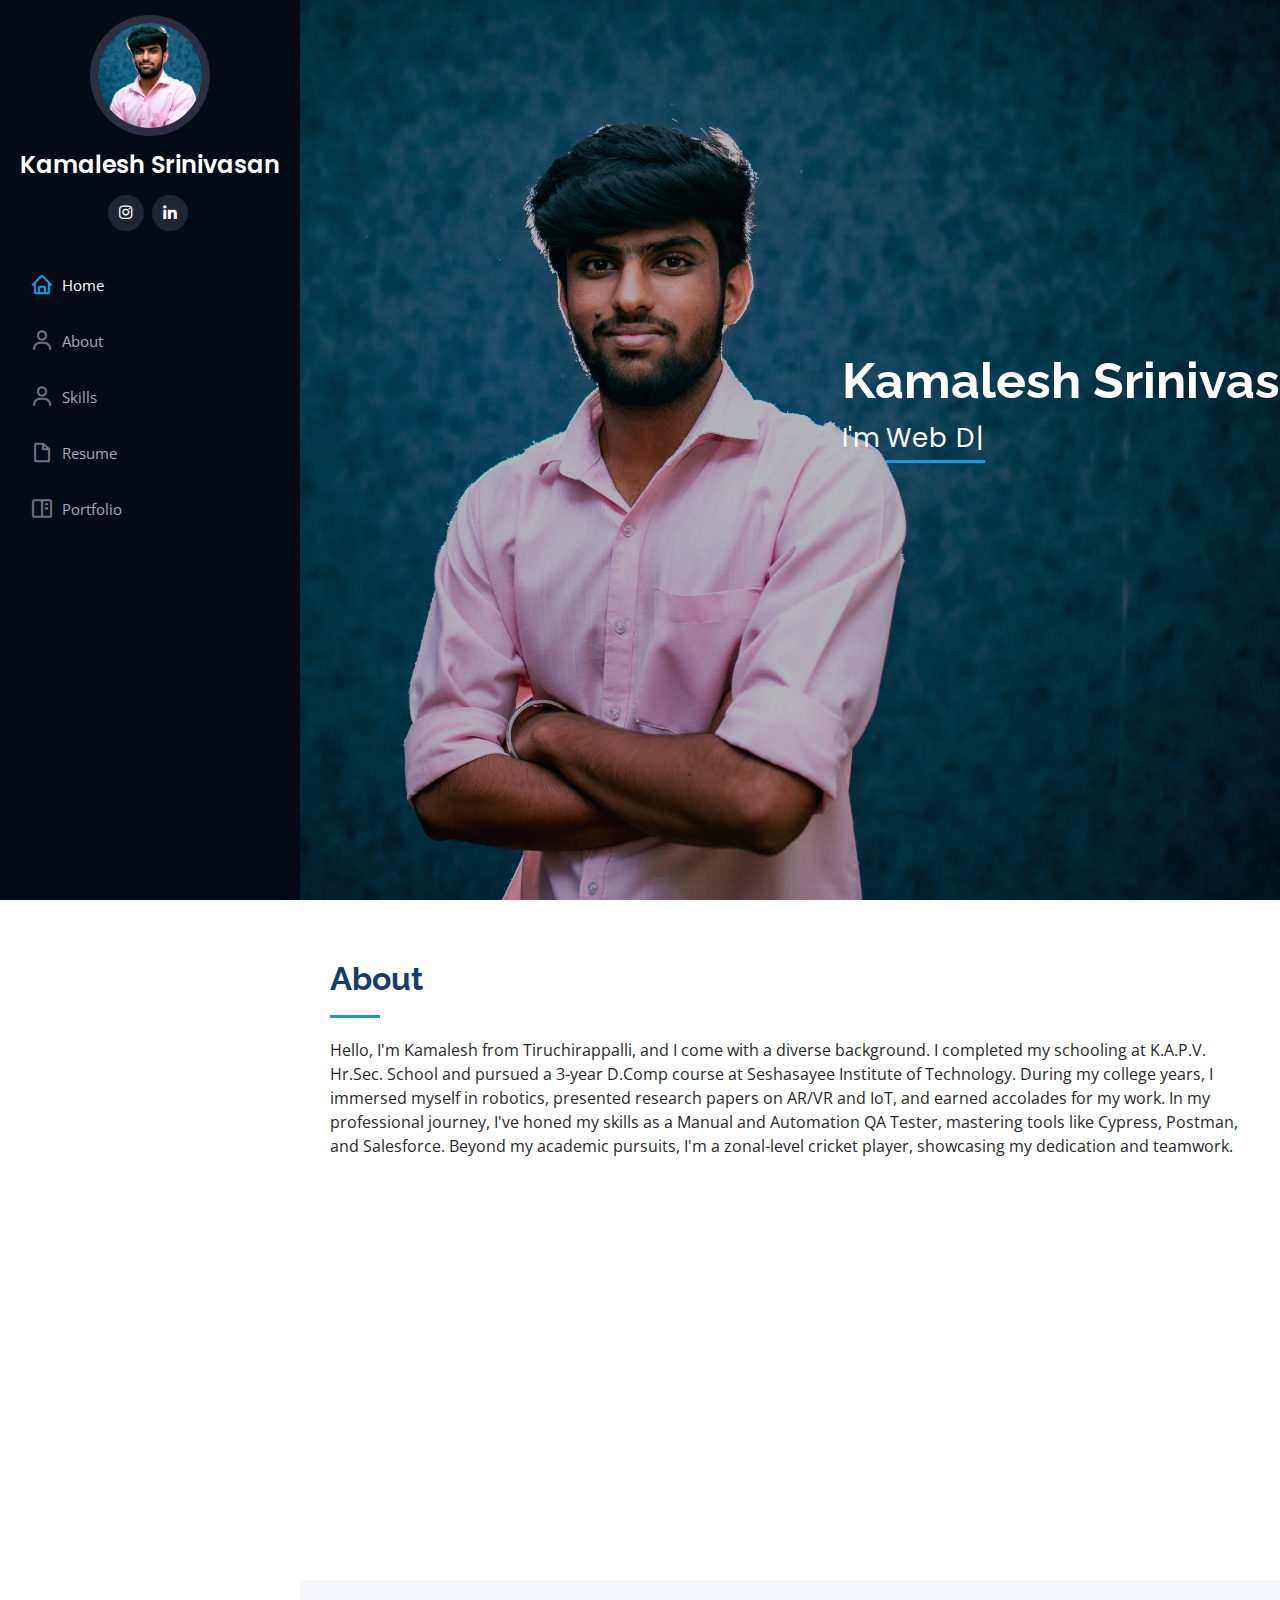
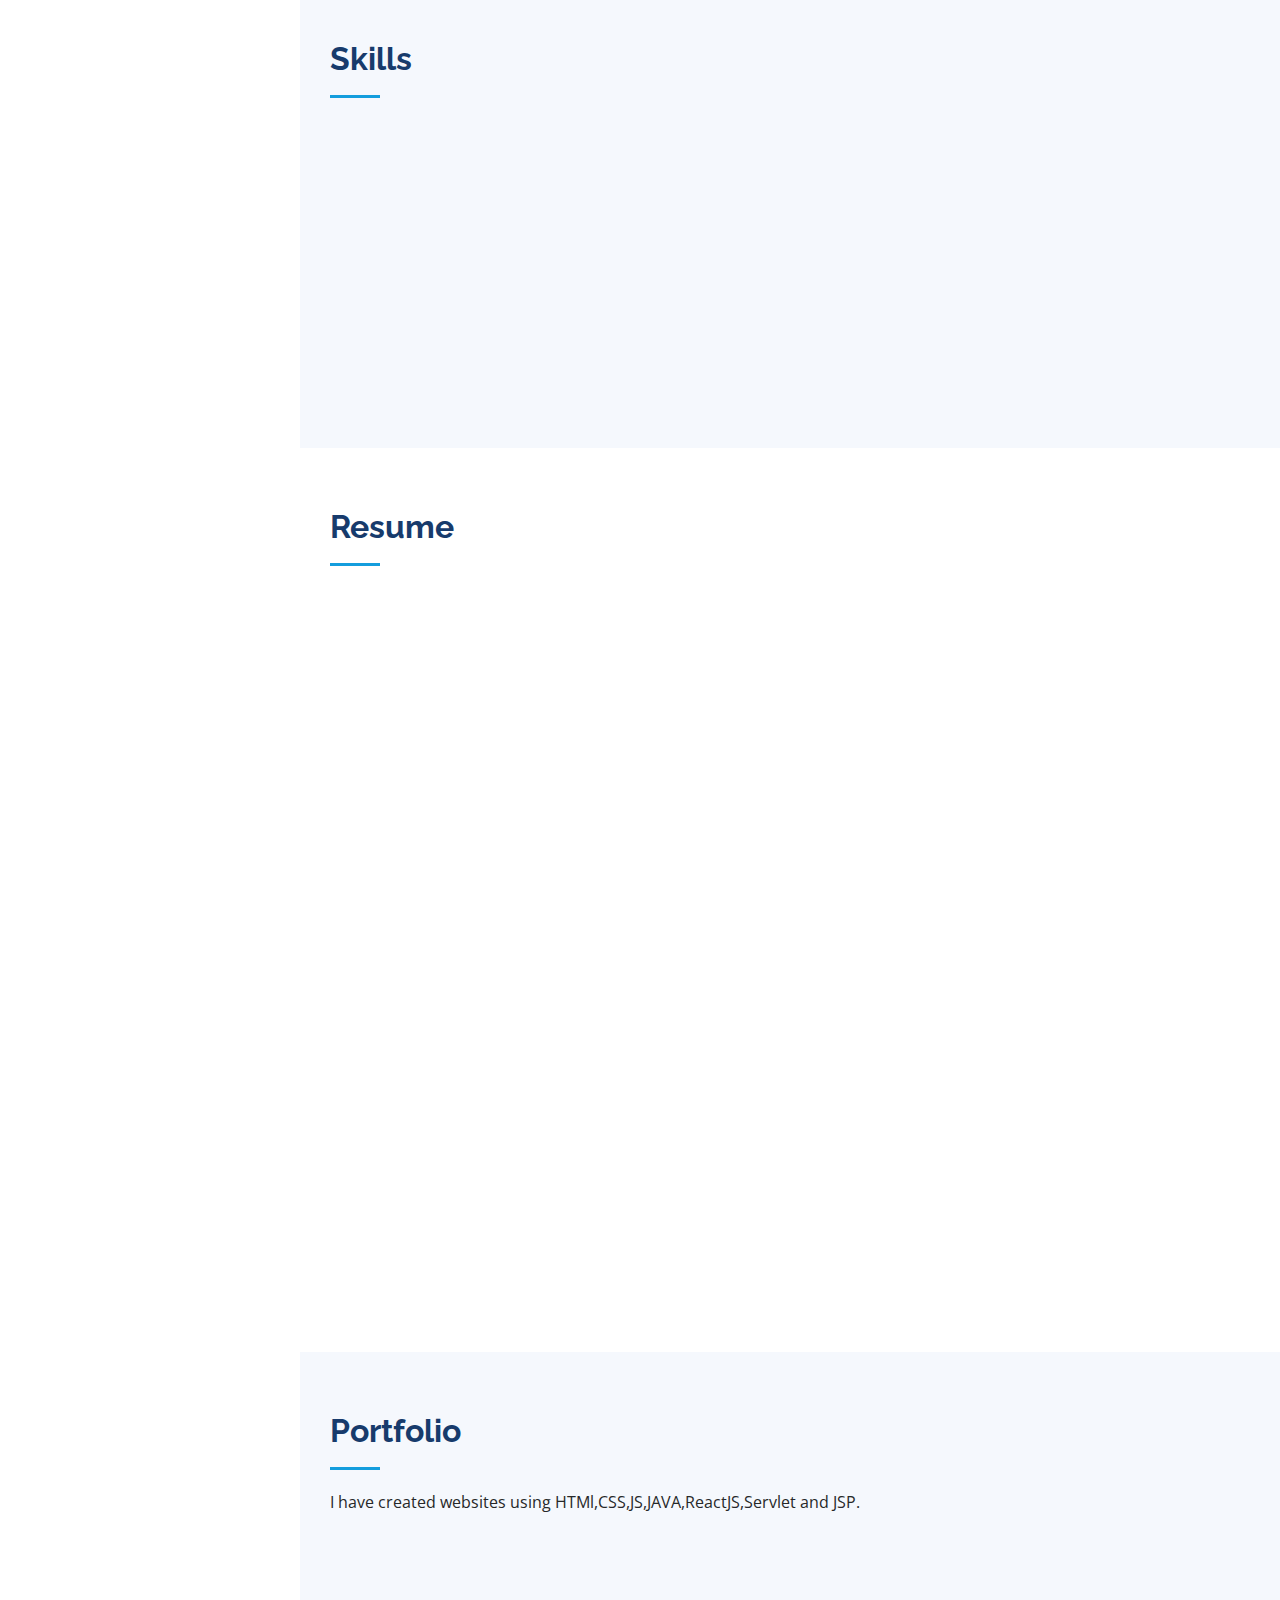
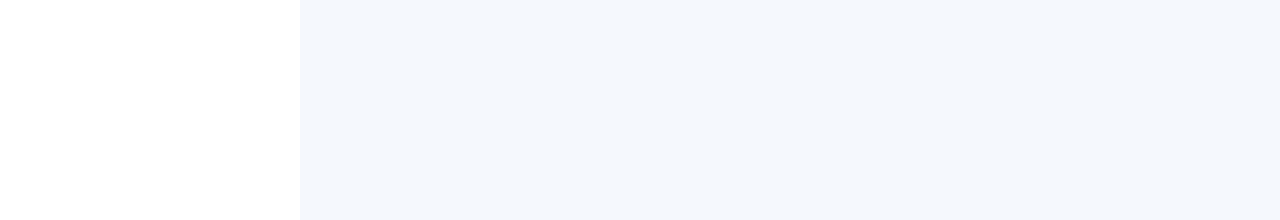
<file: index.html>
<!DOCTYPE html>
<html lang="en">

<head>
  <meta charset="utf-8">
  <meta content="width=device-width, initial-scale=1.0" name="viewport">

  <title>Portfolio</title>
  <meta content="" name="description">
  <meta content="" name="keywords">

  <!-- Favicons -->
  <link href="assets/img/profile-img.jpg" rel="icon">
  <link href="assets/img/apple-touch-icon.png" rel="apple-touch-icon">

  <!-- Google Fonts -->
  <link
    href="https://fonts.googleapis.com/css?family=Open+Sans:300,300i,400,400i,600,600i,700,700i|Raleway:300,300i,400,400i,500,500i,600,600i,700,700i|Poppins:300,300i,400,400i,500,500i,600,600i,700,700i"
    rel="stylesheet">

  <!-- Vendor CSS Files -->
  <link href="assets/vendor/aos/aos.css" rel="stylesheet">
  <link href="assets/vendor/bootstrap/css/bootstrap.min.css" rel="stylesheet">
  <link href="assets/vendor/bootstrap-icons/bootstrap-icons.css" rel="stylesheet">
  <link href="assets/vendor/boxicons/css/boxicons.min.css" rel="stylesheet">
  <link href="assets/vendor/glightbox/css/glightbox.min.css" rel="stylesheet">
  <link href="assets/vendor/swiper/swiper-bundle.min.css" rel="stylesheet">

  <!-- Template Main CSS File -->
  <link href="assets/css/style.css" rel="stylesheet">

  <!-- =======================================================
  * Template Name: iPortfolio
  * Updated: Jul 27 2023 with Bootstrap v5.3.1
  * Template URL: https://bootstrapmade.com/iportfolio-bootstrap-portfolio-websites-template/
  * Author: BootstrapMade.com
  * License: https://bootstrapmade.com/license/
  ======================================================== -->
</head>

<body>

  <!-- ======= Mobile nav toggle button ======= -->
  <i class="bi bi-list mobile-nav-toggle d-xl-none"></i>

  <!-- ======= Header ======= -->
  <header id="header">
    <div class="d-flex flex-column">

      <div class="profile">
        <img src="assets/img/profile-img.jpg" alt="" class="img-fluid rounded-circle">
        <h1 class="text-light"><a href="index.html">Kamalesh Srinivasan</a></h1>
        <div class="social-links mt-3 text-center">
          <a href="https://www.instagram.com/king_of_joker_08/" class="instagram"><i class="bx bxl-instagram"></i></a>
          <a href="https://www.linkedin.com/in/kamalesh-srinivasan-a04046210/" class="linkedin"><i
              class="bx bxl-linkedin"></i></a>

        </div>
      </div>

      <nav id="navbar" class="nav-menu navbar">
        <ul>
          <li><a href="#hero" class="nav-link scrollto active"><i class="bx bx-home"></i> <span>Home</span></a></li>
          <li><a href="#about" class="nav-link scrollto"><i class="bx bx-user"></i> <span>About</span></a></li>
          <li><a href="#skills" class="nav-link scrollto"><i class="bx bx-user"></i> <span>Skills</span></a></li>
          <li><a href="#resume" class="nav-link scrollto"><i class="bx bx-file-blank"></i> <span>Resume</span></a></li>
          <li><a href="#portfolio" class="nav-link scrollto"><i class="bx bx-book-content"></i>
              <span>Portfolio</span></a></li>

        </ul>
      </nav><!-- .nav-menu -->
    </div>
  </header><!-- End Header -->

  <!-- ======= Hero Section ======= -->
  <section id="hero" class="d-flex flex-column justify-content-center align-items-center">
    <div class="hero-container" data-aos="fade-in">
      <h1>Kamalesh Srinivasan</h1>
      <p>I'm <span class="typed" data-typed-items="Web Developer,QA , Automation Tester"></span></p>
    </div>
  </section><!-- End Hero -->

  <main id="main">

    <!-- ======= About Section ======= -->
    <section id="about" class="about">
      <div class="container">

        <div class="section-title">
          <h2>About</h2>
          <p> Hello, I'm Kamalesh from Tiruchirappalli, and I come with a diverse background. I completed my schooling
            at K.A.P.V. Hr.Sec. School and pursued a 3-year D.Comp course at Seshasayee Institute of Technology. During
            my college years, I immersed myself in robotics, presented research papers on AR/VR and IoT, and earned
            accolades for my work. In my professional journey, I've honed my skills as a Manual and Automation QA
            Tester, mastering tools like Cypress, Postman, and Salesforce. Beyond my academic pursuits, I'm a
            zonal-level cricket player, showcasing my dedication and teamwork.
          </p>
        </div>

        <div class="row">
          <div class="col-lg-4" data-aos="fade-right">
            <img src="assets/img/profile-img.jpg" class="img-fluid" alt="">
          </div>
          <div class="col-lg-8 pt-4 pt-lg-0 content" data-aos="fade-left">
            <h3>Full Stack Web Developer &amp; QA Tester.</h3>
            <p class="fst-italic">
              Embrace diversity and continuous dedication to discover the greatness in our journey.
            </p>
            <div class="row">
              <div class="col-lg-6">
                <ul>
                  <li><i class="bi bi-chevron-right"></i> <strong>Birthday:</strong> <span>20 Aug 2003</span></li>
                  <li><i class="bi bi-chevron-right"></i> <strong>Phone:</strong> <span>+91 9361151587</span></li>
                  <li><i class="bi bi-chevron-right"></i> <strong>City:</strong> <span>Trichy, TamilNadu</span></li>
                </ul>
              </div>
              <div class="col-lg-6">
                <ul>
                  <li><i class="bi bi-chevron-right"></i> <strong>Age:</strong> <span>20</span></li>
                  <li><i class="bi bi-chevron-right"></i> <strong>Education:</strong> <span>Diploma in Computer</span>
                  </li>
                  <li><i class="bi bi-chevron-right"></i> <strong>Email:</strong>
                    <span>kamaleshsrinivasan7@gmail.com</span>
                  </li>
                </ul>
              </div>
            </div>
            <p>
              I'm a student at FSSA, where
              I'm expanding my knowledge in HTML, CSS, JavaScript, Java, ReactJS and MySQL. I'm actively involved in
              developing a marketplace application in Freshchat, as I set my sights on establishing my own startup in
              the
              IT industry. Thank you for taking the time to explore my journey and aspirations
            </p>
          </div>
        </div>

      </div>
    </section><!-- End About Section -->
    <!-- ======= Skills Section ======= -->
    <section id="skills" class="skills section-bg">
      <div class="container">

        <div class="section-title">
          <h2>Skills</h2>
        </div>

        <div class="row skills-content">

          <div class="col-lg-6" data-aos="fade-up">

            <div class="progress">
              <span class="skill">HTML <i class="val">90%</i></span>
              <div class="progress-bar-wrap">
                <div class="progress-bar" role="progressbar" aria-valuenow="90" aria-valuemin="0" aria-valuemax="100">
                </div>
              </div>
            </div>

            <div class="progress">
              <span class="skill">CSS <i class="val">80%</i></span>
              <div class="progress-bar-wrap">
                <div class="progress-bar" role="progressbar" aria-valuenow="80" aria-valuemin="0" aria-valuemax="100">
                </div>
              </div>
            </div>

            <div class="progress">
              <span class="skill">JavaScript <i class="val">90%</i></span>
              <div class="progress-bar-wrap">
                <div class="progress-bar" role="progressbar" aria-valuenow="90" aria-valuemin="0" aria-valuemax="100">
                </div>
              </div>
            </div>
            <div class="progress">
              <span class="skill">Cypress<i class="val">80%</i></span>
              <div class="progress-bar-wrap">
                <div class="progress-bar" role="progressbar" aria-valuenow="80" aria-valuemin="0" aria-valuemax="100">
                </div>
              </div>
            </div>

          </div>

          <div class="col-lg-6" data-aos="fade-up" data-aos-delay="100">

            <div class="progress">
              <span class="skill">JAVA <i class="val">70%</i></span>
              <div class="progress-bar-wrap">
                <div class="progress-bar" role="progressbar" aria-valuenow="70" aria-valuemin="0" aria-valuemax="100">
                </div>
              </div>
            </div>

            <div class="progress">
              <span class="skill">MySQL <i class="val">70%</i></span>
              <div class="progress-bar-wrap">
                <div class="progress-bar" role="progressbar" aria-valuenow="70" aria-valuemin="0" aria-valuemax="100">
                </div>
              </div>
            </div>

            <div class="progress">
              <span class="skill">ReactJS<i class="val">80%</i></span>
              <div class="progress-bar-wrap">
                <div class="progress-bar" role="progressbar" aria-valuenow="80" aria-valuemin="0" aria-valuemax="100">
                </div>
              </div>
            </div>
            <div class="progress">
              <span class="skill">JSP & Servlet<i class="val">70%</i></span>
              <div class="progress-bar-wrap">
                <div class="progress-bar" role="progressbar" aria-valuenow="70" aria-valuemin="0" aria-valuemax="100">
                </div>
              </div>
            </div>



          </div>

        </div>

      </div>
    </section><!-- End Skills Section -->

    <!-- ======= Resume Section ======= -->
    <section id="resume" class="resume">
      <div class="container">

        <div class="section-title">
          <h2>Resume</h2>
        </div>

        <div class="row">
          <div class="col-lg-6" data-aos="fade-up">
            <h3 class="resume-title">Summary</h3>
            <div class="resume-item pb-0">
              <p><em>I'm a student at FSSA, where I'm expanding my knowledge in HTML, CSS, JavaScript, Java, ReactJS and
                  MySQL.
                  I'm actively involved in developing a marketplace application in Freshchat.</em></p>
              <ul>
                <li>Taramani, Chennai</li>
                <li>kamalesh.srinivasan@fssa.freshworks.com</li>
              </ul>
            </div>

            <h3 class="resume-title">Education</h3>
            <div class="resume-item">
              <h4>SSLC</h4>
              <h5>2017 - 2018</h5>
              <p><em>K.A.P.V. Hr.Sec. School, Trichy - 620018</em></p>
            </div>
            <div class="resume-item">
              <h4>Diploma in Computer Science</h4>
              <h5>2018 - 2021</h5>
              <p><em>Seshasayee Institute of Technology, Trichy- 620010</em></p>
            </div>
          </div>
          <div class="col-lg-6" data-aos="fade-up" data-aos-delay="100">
            <h3 class="resume-title">Professional Experience</h3>
            <div class="resume-item">
              <h4>Freshworks STS Software Academy Student</h4>
              <h5>2022 - Present</h5>
              <p><em>Global Infocity, 40, MGR Main Rd, Perungudi, Chennai, Tamil Nadu 600096</em></p>
              <ul>
                <li>Now I am software trainee. </li>
                <li>Here I am learnig to develop fullstack application</li>
                <li>I have created a feedback trackikng app in Freshchat</li>
                <li>I have certificates from hacker rank related to HTML,CSS,JS and React</li>
              </ul>
            </div>
            <div class="resume-item">
              <h4>QA Automation Tester</h4>
              <h5>2021 - 2022</h5>
              <p><em>No. 79, 2nd Floor, Ramakrishna Nagar Main Road,
                  Kallukuzhi, Trichy - 620 020</em></p>
              <ul>
                <li>I have worked as a fulltime QA Automation Tester for a year.</li>
                <li>Managed up to 3 projects or tasks at a given time while under pressure</li>
              </ul>
            </div>
          </div>
        </div>

      </div>
    </section><!-- End Resume Section -->

    <!-- ======= Portfolio Section ======= -->
    <section id="portfolio" class="portfolio section-bg">
      <div class="container">

        <div class="section-title">
          <h2>Portfolio</h2>
          <p>I have created websites using HTMl,CSS,JS,JAVA,ReactJS,Servlet and JSP.</p>
        </div>

        <div class="row portfolio-container" data-aos="fade-up" data-aos-delay="100">

          <div class="col-lg-4 col-md-6 portfolio-item filter-app">
            <div class="portfolio-wrap">
              <img src="assets/img/needstobedone_home.png" class="img-fluid" alt="">
              <div class="portfolio-links">
                <a href="assets/img/needstobedone_home.png" data-gallery="portfolioGallery" class="portfolio-lightbox"
                  title="App 1"><i class="bx bx-plus"></i></a>
                <a href="https://deploy-preview-2--needstobedone.netlify.app/" title="More Details"><i
                    class="bx bx-link"></i></a>
              </div>
            </div>
          </div>

          <div class="col-lg-4 col-md-6 portfolio-item filter-web">
            <div class="portfolio-wrap">
              <img src="assets/img/canny.png" class="img-fluid" alt="">
              <div class="portfolio-links">
                <a href="assets/img/canny.png" data-gallery="portfolioGallery" class="portfolio-lightbox"
                  title="Web 3"><i class="bx bx-plus"></i></a>
                <a href="" title="More Details"><i class="bx bx-link"></i></a>
              </div>
            </div>
          </div>



        </div>
    </section><!-- End Portfolio Section -->






  </main><!-- End #main -->


  <a href="#" class="back-to-top d-flex align-items-center justify-content-center"><i
      class="bi bi-arrow-up-short"></i></a>

  <!-- Vendor JS Files -->
  <script src="assets/vendor/purecounter/purecounter_vanilla.js"></script>
  <script src="assets/vendor/aos/aos.js"></script>
  <script src="assets/vendor/bootstrap/js/bootstrap.bundle.min.js"></script>
  <script src="assets/vendor/glightbox/js/glightbox.min.js"></script>
  <script src="assets/vendor/isotope-layout/isotope.pkgd.min.js"></script>
  <script src="assets/vendor/swiper/swiper-bundle.min.js"></script>
  <script src="assets/vendor/typed.js/typed.umd.js"></script>
  <script src="assets/vendor/waypoints/noframework.waypoints.js"></script>
  <script src="assets/vendor/php-email-form/validate.js"></script>

  <!-- Template Main JS File -->
  <script src="assets/js/main.js"></script>

</body>

</html>
</file>
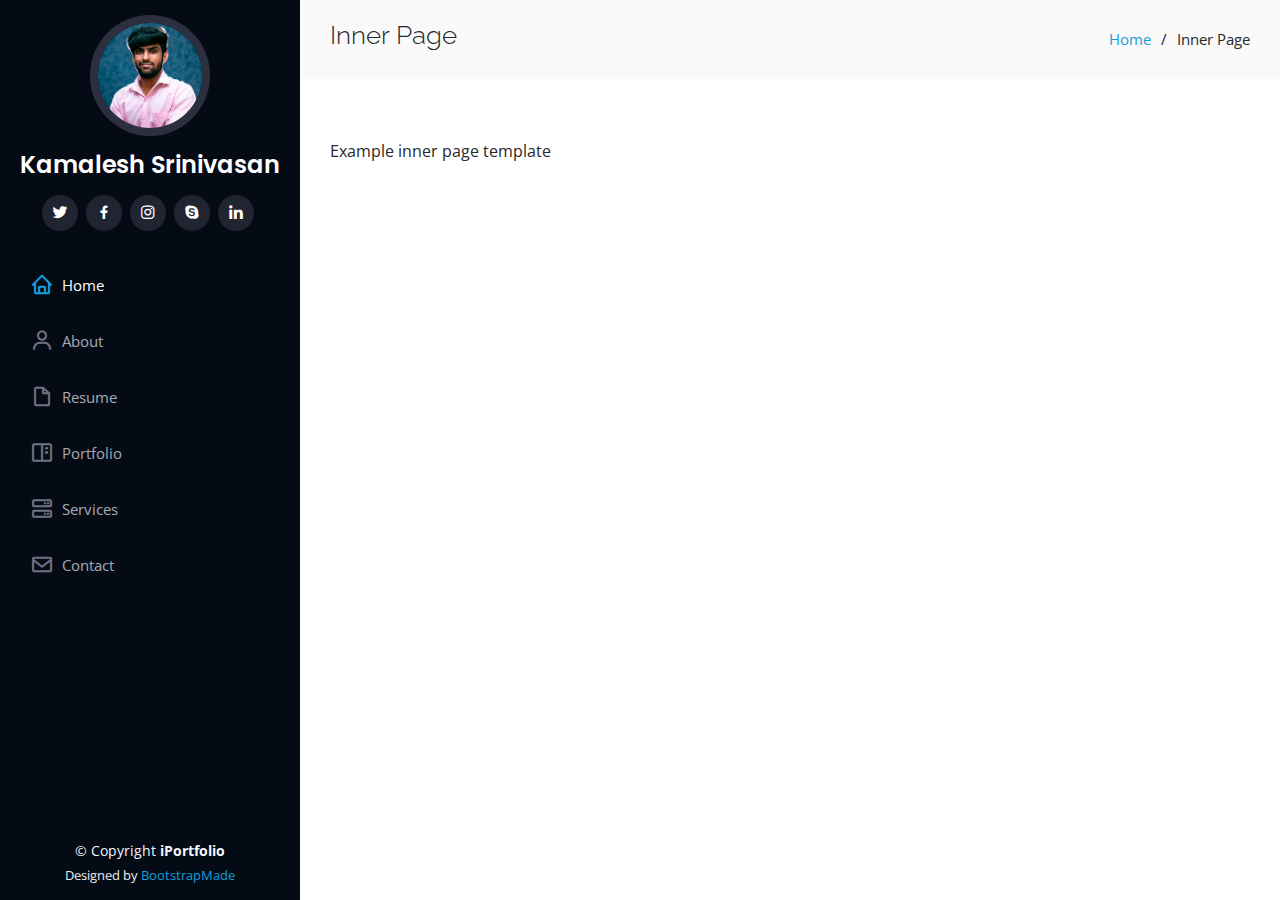
<file: inner-page.html>
<!DOCTYPE html>
<html lang="en">

<head>
  <meta charset="utf-8">
  <meta content="width=device-width, initial-scale=1.0" name="viewport">

  <title>Inner Page - iPortfolio Bootstrap Template</title>
  <meta content="" name="description">
  <meta content="" name="keywords">

  <!-- Favicons -->
  <link href="assets/img/favicon.png" rel="icon">
  <link href="assets/img/apple-touch-icon.png" rel="apple-touch-icon">

  <!-- Google Fonts -->
  <link
    href="https://fonts.googleapis.com/css?family=Open+Sans:300,300i,400,400i,600,600i,700,700i|Raleway:300,300i,400,400i,500,500i,600,600i,700,700i|Poppins:300,300i,400,400i,500,500i,600,600i,700,700i"
    rel="stylesheet">

  <!-- Vendor CSS Files -->
  <link href="assets/vendor/aos/aos.css" rel="stylesheet">
  <link href="assets/vendor/bootstrap/css/bootstrap.min.css" rel="stylesheet">
  <link href="assets/vendor/bootstrap-icons/bootstrap-icons.css" rel="stylesheet">
  <link href="assets/vendor/boxicons/css/boxicons.min.css" rel="stylesheet">
  <link href="assets/vendor/glightbox/css/glightbox.min.css" rel="stylesheet">
  <link href="assets/vendor/swiper/swiper-bundle.min.css" rel="stylesheet">

  <!-- Template Main CSS File -->
  <link href="assets/css/style.css" rel="stylesheet">

  <!-- =======================================================
  * Template Name: iPortfolio
  * Updated: Jul 27 2023 with Bootstrap v5.3.1
  * Template URL: https://bootstrapmade.com/iportfolio-bootstrap-portfolio-websites-template/
  * Author: BootstrapMade.com
  * License: https://bootstrapmade.com/license/
  ======================================================== -->
</head>

<body>

  <!-- ======= Mobile nav toggle button ======= -->
  <i class="bi bi-list mobile-nav-toggle d-xl-none"></i>

  <!-- ======= Header ======= -->
  <header id="header">
    <div class="d-flex flex-column">

      <div class="profile">
        <img src="assets/img/profile-img.jpg" alt="" class="img-fluid rounded-circle">
        <h1 class="text-light"><a href="index.html">Kamalesh Srinivasan</a></h1>
        <div class="social-links mt-3 text-center">
          <a href="#" class="twitter"><i class="bx bxl-twitter"></i></a>
          <a href="#" class="facebook"><i class="bx bxl-facebook"></i></a>
          <a href="#" class="instagram"><i class="bx bxl-instagram"></i></a>
          <a href="#" class="google-plus"><i class="bx bxl-skype"></i></a>
          <a href="#" class="linkedin"><i class="bx bxl-linkedin"></i></a>
        </div>
      </div>

      <nav id="navbar" class="nav-menu navbar">
        <ul>
          <li><a href="#hero" class="nav-link scrollto active"><i class="bx bx-home"></i> <span>Home</span></a></li>
          <li><a href="#about" class="nav-link scrollto"><i class="bx bx-user"></i> <span>About</span></a></li>
          <li><a href="#resume" class="nav-link scrollto"><i class="bx bx-file-blank"></i> <span>Resume</span></a></li>
          <li><a href="#portfolio" class="nav-link scrollto"><i class="bx bx-book-content"></i>
              <span>Portfolio</span></a></li>
          <li><a href="#services" class="nav-link scrollto"><i class="bx bx-server"></i> <span>Services</span></a></li>
          <li><a href="#contact" class="nav-link scrollto"><i class="bx bx-envelope"></i> <span>Contact</span></a></li>
        </ul>
      </nav><!-- .nav-menu -->
    </div>
  </header><!-- End Header -->

  <main id="main">

    <!-- ======= Breadcrumbs ======= -->
    <section class="breadcrumbs">
      <div class="container">

        <div class="d-flex justify-content-between align-items-center">
          <h2>Inner Page</h2>
          <ol>
            <li><a href="index.html">Home</a></li>
            <li>Inner Page</li>
          </ol>
        </div>

      </div>
    </section><!-- End Breadcrumbs -->

    <section class="inner-page">
      <div class="container">
        <p>
          Example inner page template
        </p>
      </div>
    </section>

  </main><!-- End #main -->

  <!-- ======= Footer ======= -->
  <footer id="footer">
    <div class="container">
      <div class="copyright">
        &copy; Copyright <strong><span>iPortfolio</span></strong>
      </div>
      <div class="credits">
        <!-- All the links in the footer should remain intact. -->
        <!-- You can delete the links only if you purchased the pro version. -->
        <!-- Licensing information: https://bootstrapmade.com/license/ -->
        <!-- Purchase the pro version with working PHP/AJAX contact form: https://bootstrapmade.com/iportfolio-bootstrap-portfolio-websites-template/ -->
        Designed by <a href="https://bootstrapmade.com/">BootstrapMade</a>
      </div>
    </div>
  </footer><!-- End  Footer -->

  <a href="#" class="back-to-top d-flex align-items-center justify-content-center"><i
      class="bi bi-arrow-up-short"></i></a>

  <!-- Vendor JS Files -->
  <script src="assets/vendor/purecounter/purecounter_vanilla.js"></script>
  <script src="assets/vendor/aos/aos.js"></script>
  <script src="assets/vendor/bootstrap/js/bootstrap.bundle.min.js"></script>
  <script src="assets/vendor/glightbox/js/glightbox.min.js"></script>
  <script src="assets/vendor/isotope-layout/isotope.pkgd.min.js"></script>
  <script src="assets/vendor/swiper/swiper-bundle.min.js"></script>
  <script src="assets/vendor/typed.js/typed.umd.js"></script>
  <script src="assets/vendor/waypoints/noframework.waypoints.js"></script>
  <script src="assets/vendor/php-email-form/validate.js"></script>

  <!-- Template Main JS File -->
  <script src="assets/js/main.js"></script>

</body>

</html>
</file>
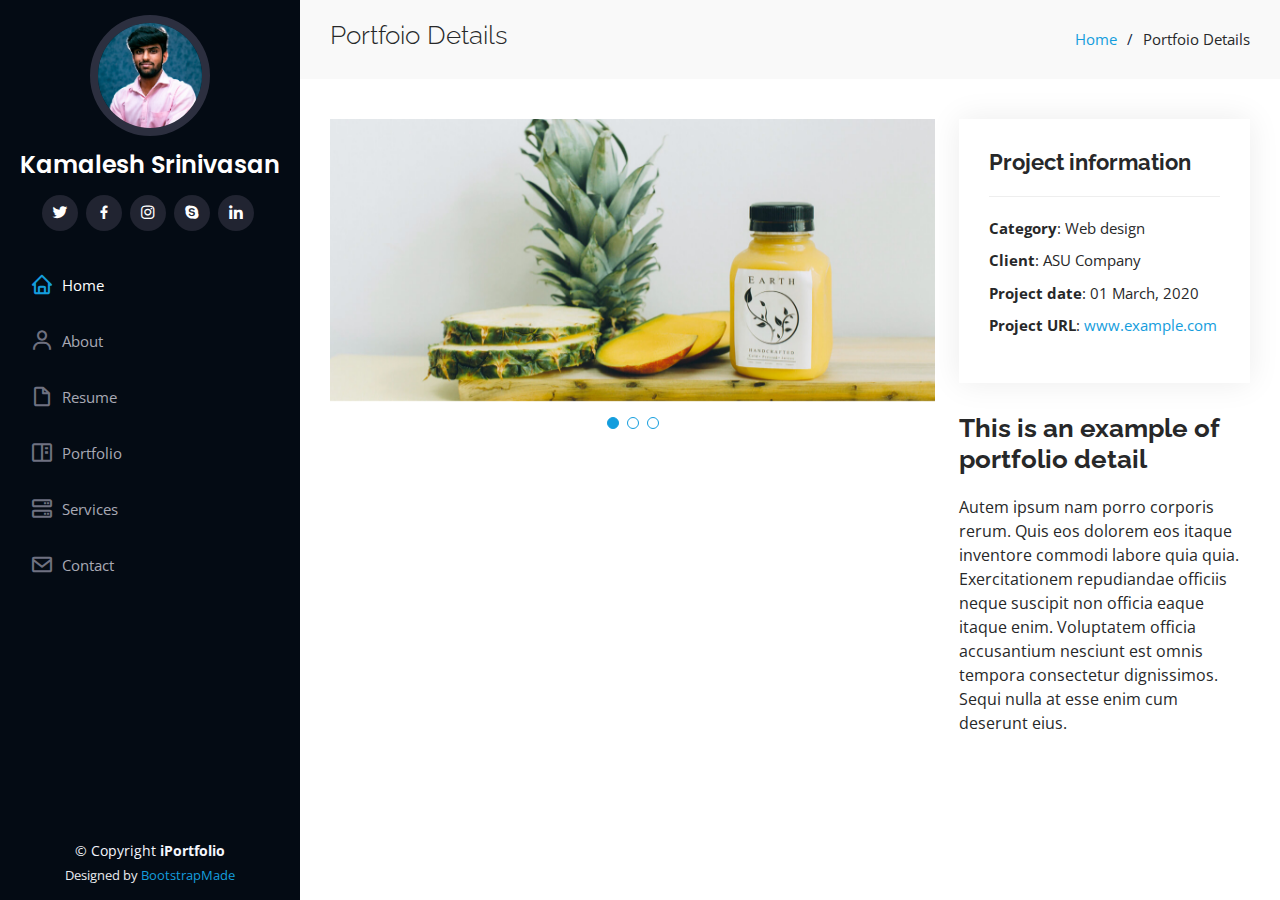
<file: portfolio-details.html>
<!DOCTYPE html>
<html lang="en">

<head>
  <meta charset="utf-8">
  <meta content="width=device-width, initial-scale=1.0" name="viewport">

  <title>Portfolio Details - iPortfolio Bootstrap Template</title>
  <meta content="" name="description">
  <meta content="" name="keywords">

  <!-- Favicons -->
  <link href="assets/img/favicon.png" rel="icon">
  <link href="assets/img/apple-touch-icon.png" rel="apple-touch-icon">

  <!-- Google Fonts -->
  <link
    href="https://fonts.googleapis.com/css?family=Open+Sans:300,300i,400,400i,600,600i,700,700i|Raleway:300,300i,400,400i,500,500i,600,600i,700,700i|Poppins:300,300i,400,400i,500,500i,600,600i,700,700i"
    rel="stylesheet">

  <!-- Vendor CSS Files -->
  <link href="assets/vendor/aos/aos.css" rel="stylesheet">
  <link href="assets/vendor/bootstrap/css/bootstrap.min.css" rel="stylesheet">
  <link href="assets/vendor/bootstrap-icons/bootstrap-icons.css" rel="stylesheet">
  <link href="assets/vendor/boxicons/css/boxicons.min.css" rel="stylesheet">
  <link href="assets/vendor/glightbox/css/glightbox.min.css" rel="stylesheet">
  <link href="assets/vendor/swiper/swiper-bundle.min.css" rel="stylesheet">

  <!-- Template Main CSS File -->
  <link href="assets/css/style.css" rel="stylesheet">

  <!-- =======================================================
  * Template Name: iPortfolio
  * Updated: Jul 27 2023 with Bootstrap v5.3.1
  * Template URL: https://bootstrapmade.com/iportfolio-bootstrap-portfolio-websites-template/
  * Author: BootstrapMade.com
  * License: https://bootstrapmade.com/license/
  ======================================================== -->
</head>

<body>

  <!-- ======= Mobile nav toggle button ======= -->
  <i class="bi bi-list mobile-nav-toggle d-xl-none"></i>

  <!-- ======= Header ======= -->
  <header id="header">
    <div class="d-flex flex-column">

      <div class="profile">
        <img src="assets/img/profile-img.jpg" alt="" class="img-fluid rounded-circle">
        <h1 class="text-light"><a href="index.html">Kamalesh Srinivasan</a></h1>
        <div class="social-links mt-3 text-center">
          <a href="#" class="twitter"><i class="bx bxl-twitter"></i></a>
          <a href="#" class="facebook"><i class="bx bxl-facebook"></i></a>
          <a href="#" class="instagram"><i class="bx bxl-instagram"></i></a>
          <a href="#" class="google-plus"><i class="bx bxl-skype"></i></a>
          <a href="#" class="linkedin"><i class="bx bxl-linkedin"></i></a>
        </div>
      </div>

      <nav id="navbar" class="nav-menu navbar">
        <ul>
          <li><a href="#hero" class="nav-link scrollto active"><i class="bx bx-home"></i> <span>Home</span></a></li>
          <li><a href="#about" class="nav-link scrollto"><i class="bx bx-user"></i> <span>About</span></a></li>
          <li><a href="#resume" class="nav-link scrollto"><i class="bx bx-file-blank"></i> <span>Resume</span></a></li>
          <li><a href="#portfolio" class="nav-link scrollto"><i class="bx bx-book-content"></i>
              <span>Portfolio</span></a></li>
          <li><a href="#services" class="nav-link scrollto"><i class="bx bx-server"></i> <span>Services</span></a></li>
          <li><a href="#contact" class="nav-link scrollto"><i class="bx bx-envelope"></i> <span>Contact</span></a></li>
        </ul>
      </nav><!-- .nav-menu -->
    </div>
  </header><!-- End Header -->

  <main id="main">

    <!-- ======= Breadcrumbs ======= -->
    <section id="breadcrumbs" class="breadcrumbs">
      <div class="container">

        <div class="d-flex justify-content-between align-items-center">
          <h2>Portfoio Details</h2>
          <ol>
            <li><a href="index.html">Home</a></li>
            <li>Portfoio Details</li>
          </ol>
        </div>

      </div>
    </section><!-- End Breadcrumbs -->

    <!-- ======= Portfolio Details Section ======= -->
    <section id="portfolio-details" class="portfolio-details">
      <div class="container">

        <div class="row gy-4">

          <div class="col-lg-8">
            <div class="portfolio-details-slider swiper">
              <div class="swiper-wrapper align-items-center">

                <div class="swiper-slide">
                  <img src="assets/img/portfolio/portfolio-details-1.jpg" alt="">
                </div>

                <div class="swiper-slide">
                  <img src="assets/img/portfolio/portfolio-details-2.jpg" alt="">
                </div>

                <div class="swiper-slide">
                  <img src="assets/img/portfolio/portfolio-details-3.jpg" alt="">
                </div>

              </div>
              <div class="swiper-pagination"></div>
            </div>
          </div>

          <div class="col-lg-4">
            <div class="portfolio-info">
              <h3>Project information</h3>
              <ul>
                <li><strong>Category</strong>: Web design</li>
                <li><strong>Client</strong>: ASU Company</li>
                <li><strong>Project date</strong>: 01 March, 2020</li>
                <li><strong>Project URL</strong>: <a href="#">www.example.com</a></li>
              </ul>
            </div>
            <div class="portfolio-description">
              <h2>This is an example of portfolio detail</h2>
              <p>
                Autem ipsum nam porro corporis rerum. Quis eos dolorem eos itaque inventore commodi labore quia quia.
                Exercitationem repudiandae officiis neque suscipit non officia eaque itaque enim. Voluptatem officia
                accusantium nesciunt est omnis tempora consectetur dignissimos. Sequi nulla at esse enim cum deserunt
                eius.
              </p>
            </div>
          </div>

        </div>

      </div>
    </section><!-- End Portfolio Details Section -->

  </main><!-- End #main -->

  <!-- ======= Footer ======= -->
  <footer id="footer">
    <div class="container">
      <div class="copyright">
        &copy; Copyright <strong><span>iPortfolio</span></strong>
      </div>
      <div class="credits">
        <!-- All the links in the footer should remain intact. -->
        <!-- You can delete the links only if you purchased the pro version. -->
        <!-- Licensing information: https://bootstrapmade.com/license/ -->
        <!-- Purchase the pro version with working PHP/AJAX contact form: https://bootstrapmade.com/iportfolio-bootstrap-portfolio-websites-template/ -->
        Designed by <a href="https://bootstrapmade.com/">BootstrapMade</a>
      </div>
    </div>
  </footer><!-- End  Footer -->

  <a href="#" class="back-to-top d-flex align-items-center justify-content-center"><i
      class="bi bi-arrow-up-short"></i></a>

  <!-- Vendor JS Files -->
  <script src="assets/vendor/purecounter/purecounter_vanilla.js"></script>
  <script src="assets/vendor/aos/aos.js"></script>
  <script src="assets/vendor/bootstrap/js/bootstrap.bundle.min.js"></script>
  <script src="assets/vendor/glightbox/js/glightbox.min.js"></script>
  <script src="assets/vendor/isotope-layout/isotope.pkgd.min.js"></script>
  <script src="assets/vendor/swiper/swiper-bundle.min.js"></script>
  <script src="assets/vendor/typed.js/typed.umd.js"></script>
  <script src="assets/vendor/waypoints/noframework.waypoints.js"></script>
  <script src="assets/vendor/php-email-form/validate.js"></script>

  <!-- Template Main JS File -->
  <script src="assets/js/main.js"></script>

</body>

</html>
</file>
<file: assets/css/style.css>
/**
* Template Name: iPortfolio
* Updated: Jul 27 2023 with Bootstrap v5.3.1
* Template URL: https://bootstrapmade.com/iportfolio-bootstrap-portfolio-websites-template/
* Author: BootstrapMade.com
* License: https://bootstrapmade.com/license/
*/

/*--------------------------------------------------------------
# General
--------------------------------------------------------------*/
body {
  font-family: "Open Sans", sans-serif;
  color: #272829;
}

a {
  color: #149ddd;
  text-decoration: none;
}

a:hover {
  color: #37b3ed;
  text-decoration: none;
}

h1,
h2,
h3,
h4,
h5,
h6 {
  font-family: "Raleway", sans-serif;
}

/*--------------------------------------------------------------
# Back to top button
--------------------------------------------------------------*/
.back-to-top {
  position: fixed;
  visibility: hidden;
  opacity: 0;
  right: 15px;
  bottom: 15px;
  z-index: 996;
  background: #149ddd;
  width: 40px;
  height: 40px;
  border-radius: 50px;
  transition: all 0.4s;
}

.back-to-top i {
  font-size: 28px;
  color: #fff;
  line-height: 0;
}

.back-to-top:hover {
  background: #2eafec;
  color: #fff;
}

.back-to-top.active {
  visibility: visible;
  opacity: 1;
}

/*--------------------------------------------------------------
# Header
--------------------------------------------------------------*/
#header {
  position: fixed;
  top: 0;
  left: 0;
  bottom: 0;
  width: 300px;
  transition: all ease-in-out 0.5s;
  z-index: 9997;
  transition: all 0.5s;
  padding: 0 15px;
  background: #040b14;
  overflow-y: auto;
}

#header .profile img {
  margin: 15px auto;
  display: block;
  width: 120px;
  border: 8px solid #2c2f3f;
}

#header .profile h1 {
  font-size: 24px;
  margin: 0;
  padding: 0;
  font-weight: 600;
  -moz-text-align-last: center;
  text-align-last: center;
  font-family: "Poppins", sans-serif;
}

#header .profile h1 a,
#header .profile h1 a:hover {
  color: #fff;
  text-decoration: none;
}

#header .profile .social-links a {
  font-size: 18px;
  display: inline-block;
  background: #212431;
  color: #fff;
  line-height: 1;
  padding: 8px 0;
  margin-right: 4px;
  border-radius: 50%;
  text-align: center;
  width: 36px;
  height: 36px;
  transition: 0.3s;
}

#header .profile .social-links a:hover {
  background: #149ddd;
  color: #fff;
  text-decoration: none;
}

#main {
  margin-left: 300px;
}

.container,
.container-fluid {
  padding-left: 30px;
  padding-right: 30px;
}

@media (max-width: 1199px) {
  #header {
    left: -300px;
  }

  #main {
    margin-left: 0;
  }

  .container,
  .container-fluid {
    padding-left: 12px;
    padding-right: 12px;
  }
}

/*--------------------------------------------------------------
# Navigation Menu
--------------------------------------------------------------*/
/* Desktop Navigation */
.nav-menu {
  padding: 30px 0 0 0;
}

.nav-menu * {
  margin: 0;
  padding: 0;
  list-style: none;
}

.nav-menu>ul>li {
  position: relative;
  white-space: nowrap;
}

.nav-menu a,
.nav-menu a:focus {
  display: flex;
  align-items: center;
  color: #a8a9b4;
  padding: 12px 15px;
  margin-bottom: 8px;
  transition: 0.3s;
  font-size: 15px;
}

.nav-menu a i,
.nav-menu a:focus i {
  font-size: 24px;
  padding-right: 8px;
  color: #6f7180;
}

.nav-menu a:hover,
.nav-menu .active,
.nav-menu .active:focus,
.nav-menu li:hover>a {
  text-decoration: none;
  color: #fff;
}

.nav-menu a:hover i,
.nav-menu .active i,
.nav-menu .active:focus i,
.nav-menu li:hover>a i {
  color: #149ddd;
}

/* Mobile Navigation */
.mobile-nav-toggle {
  position: fixed;
  right: 15px;
  top: 15px;
  z-index: 9998;
  border: 0;
  font-size: 24px;
  transition: all 0.4s;
  outline: none !important;
  background-color: #149ddd;
  color: #fff;
  width: 40px;
  height: 40px;
  display: inline-flex;
  align-items: center;
  justify-content: center;
  line-height: 0;
  border-radius: 50px;
  cursor: pointer;
}

.mobile-nav-active {
  overflow: hidden;
}

.mobile-nav-active #header {
  left: 0;
}

/*--------------------------------------------------------------
# Hero Section
--------------------------------------------------------------*/
#hero {
  width: 100%;
  height: 100vh;
  background: url("../img/hero-bg.jpg") top center;
  background-size: cover;
}

#hero:before {
  content: "";
  background: rgba(5, 13, 24, 0.3);
  position: absolute;
  bottom: 0;
  top: 0;
  left: 0;
  right: 0;
  z-index: 1;
}

#hero .hero-container {
  position: relative;
  z-index: 2;
  min-width: 300px;
  top: -20px;
  left: 450px;
}

#hero h1 {
  margin: 0 0 10px 0;
  font-size: 50px;
  font-weight: 700;
  line-height: 56px;
  color: #fff;
}

#hero p {
  color: #fff;
  margin-bottom: 50px;
  font-size: 26px;
  font-family: "Poppins", sans-serif;
}

#hero p span {
  color: #fff;
  padding-bottom: 4px;
  letter-spacing: 1px;
  border-bottom: 3px solid #149ddd;
}

@media (min-width: 1024px) {
  #hero {
    background-attachment: fixed;
  }
}

@media (max-width: 768px) {
  #hero h1 {
    font-size: 28px;
    line-height: 36px;
  }

  #hero h2 {
    font-size: 18px;
    line-height: 24px;
    margin-bottom: 30px;
  }
}

/*--------------------------------------------------------------
# Sections General
--------------------------------------------------------------*/
section {
  padding: 60px 0;
  overflow: hidden;
}

.section-bg {
  background: #f5f8fd;
}

.section-title {
  padding-bottom: 30px;
}

.section-title h2 {
  font-size: 32px;
  font-weight: bold;
  margin-bottom: 20px;
  padding-bottom: 20px;
  position: relative;
  color: #173b6c;
}

.section-title h2::after {
  content: "";
  position: absolute;
  display: block;
  width: 50px;
  height: 3px;
  background: #149ddd;
  bottom: 0;
  left: 0;
}

.section-title p {
  margin-bottom: 0;
}

/*--------------------------------------------------------------
# About
--------------------------------------------------------------*/
.about .content h3 {
  font-weight: 700;
  font-size: 26px;
  color: #173b6c;
}

.about .content ul {
  list-style: none;
  padding: 0;
}

.about .content ul li {
  margin-bottom: 20px;
  display: flex;
  align-items: center;
}

.about .content ul strong {
  margin-right: 10px;
}

.about .content ul i {
  font-size: 16px;
  margin-right: 5px;
  color: #149ddd;
  line-height: 0;
}

.about .content p:last-child {
  margin-bottom: 0;
}

/*--------------------------------------------------------------
# Facts
--------------------------------------------------------------*/
.facts {
  padding-bottom: 30px;
}

.facts .count-box {
  padding: 30px;
  width: 100%;
}

.facts .count-box i {
  display: block;
  font-size: 44px;
  color: #149ddd;
  float: left;
  line-height: 0;
}

.facts .count-box span {
  font-size: 48px;
  line-height: 40px;
  display: block;
  font-weight: 700;
  color: #050d18;
  margin-left: 60px;
}

.facts .count-box p {
  padding: 15px 0 0 0;
  margin: 0 0 0 60px;
  font-family: "Raleway", sans-serif;
  font-size: 14px;
  color: #122f57;
}

.facts .count-box a {
  font-weight: 600;
  display: block;
  margin-top: 20px;
  color: #122f57;
  font-size: 15px;
  font-family: "Poppins", sans-serif;
  transition: ease-in-out 0.3s;
}

.facts .count-box a:hover {
  color: #1f5297;
}

/*--------------------------------------------------------------
# Akills
--------------------------------------------------------------*/
.skills .progress {
  height: 60px;
  display: block;
  background: none;
  border-radius: 0;
}

.skills .progress .skill {
  padding: 0;
  margin: 0 0 6px 0;
  text-transform: uppercase;
  display: block;
  font-weight: 600;
  font-family: "Poppins", sans-serif;
  color: #050d18;
}

.skills .progress .skill .val {
  float: right;
  font-style: normal;
}

.skills .progress-bar-wrap {
  background: #dce8f8;
  height: 10px;
}

.skills .progress-bar {
  width: 1px;
  height: 10px;
  transition: 0.9s;
  background-color: #149ddd;
}

/*--------------------------------------------------------------
# Resume
--------------------------------------------------------------*/
.resume .resume-title {
  font-size: 26px;
  font-weight: 700;
  margin-top: 20px;
  margin-bottom: 20px;
  color: #050d18;
}

.resume .resume-item {
  padding: 0 0 20px 20px;
  margin-top: -2px;
  border-left: 2px solid #1f5297;
  position: relative;
}

.resume .resume-item h4 {
  line-height: 18px;
  font-size: 18px;
  font-weight: 600;
  text-transform: uppercase;
  font-family: "Poppins", sans-serif;
  color: #050d18;
  margin-bottom: 10px;
}

.resume .resume-item h5 {
  font-size: 16px;
  background: #e4edf9;
  padding: 5px 15px;
  display: inline-block;
  font-weight: 600;
  margin-bottom: 10px;
}

.resume .resume-item ul {
  padding-left: 20px;
}

.resume .resume-item ul li {
  padding-bottom: 10px;
}

.resume .resume-item:last-child {
  padding-bottom: 0;
}

.resume .resume-item::before {
  content: "";
  position: absolute;
  width: 16px;
  height: 16px;
  border-radius: 50px;
  left: -9px;
  top: 0;
  background: #fff;
  border: 2px solid #1f5297;
}

/*--------------------------------------------------------------
# Portfolio
--------------------------------------------------------------*/
.portfolio .portfolio-item {
  margin-bottom: 30px;
}

.portfolio #portfolio-flters {
  padding: 0;
  margin: 0 auto 35px auto;
  list-style: none;
  text-align: center;
  background: #fff;
  border-radius: 50px;
  padding: 2px 15px;
}

.portfolio #portfolio-flters li {
  cursor: pointer;
  display: inline-block;
  padding: 10px 15px 8px 15px;
  font-size: 14px;
  font-weight: 600;
  line-height: 1;
  text-transform: uppercase;
  color: #272829;
  margin-bottom: 5px;
  transition: all 0.3s ease-in-out;
}

.portfolio #portfolio-flters li:hover,
.portfolio #portfolio-flters li.filter-active {
  color: #149ddd;
}

.portfolio #portfolio-flters li:last-child {
  margin-right: 0;
}

.portfolio .portfolio-wrap {
  transition: 0.3s;
  position: relative;
  overflow: hidden;
  z-index: 1;
}

.portfolio .portfolio-wrap::before {
  content: "";
  background: rgba(255, 255, 255, 0.5);
  position: absolute;
  left: 0;
  right: 0;
  top: 0;
  bottom: 0;
  transition: all ease-in-out 0.3s;
  z-index: 2;
  opacity: 0;
}

.portfolio .portfolio-wrap .portfolio-links {
  opacity: 1;
  left: 0;
  right: 0;
  bottom: -60px;
  z-index: 3;
  position: absolute;
  transition: all ease-in-out 0.3s;
  display: flex;
  justify-content: center;
}

.portfolio .portfolio-wrap .portfolio-links a {
  color: #fff;
  font-size: 28px;
  text-align: center;
  background: rgba(20, 157, 221, 0.75);
  transition: 0.3s;
  width: 50%;
}

.portfolio .portfolio-wrap .portfolio-links a:hover {
  background: rgba(20, 157, 221, 0.95);
}

.portfolio .portfolio-wrap .portfolio-links a+a {
  border-left: 1px solid #37b3ed;
}

.portfolio .portfolio-wrap:hover::before {
  top: 0;
  left: 0;
  right: 0;
  bottom: 0;
  opacity: 1;
}

.portfolio .portfolio-wrap:hover .portfolio-links {
  opacity: 1;
  bottom: 0;
}

/*--------------------------------------------------------------
# Portfolio Details
--------------------------------------------------------------*/
.portfolio-details {
  padding-top: 40px;
}

.portfolio-details .portfolio-details-slider img {
  width: 100%;
}

.portfolio-details .portfolio-details-slider .swiper-pagination {
  margin-top: 20px;
  position: relative;
}

.portfolio-details .portfolio-details-slider .swiper-pagination .swiper-pagination-bullet {
  width: 12px;
  height: 12px;
  background-color: #fff;
  opacity: 1;
  border: 1px solid #149ddd;
}

.portfolio-details .portfolio-details-slider .swiper-pagination .swiper-pagination-bullet-active {
  background-color: #149ddd;
}

.portfolio-details .portfolio-info {
  padding: 30px;
  box-shadow: 0px 0 30px rgba(5, 13, 24, 0.08);
}

.portfolio-details .portfolio-info h3 {
  font-size: 22px;
  font-weight: 700;
  margin-bottom: 20px;
  padding-bottom: 20px;
  border-bottom: 1px solid #eee;
}

.portfolio-details .portfolio-info ul {
  list-style: none;
  padding: 0;
  font-size: 15px;
}

.portfolio-details .portfolio-info ul li+li {
  margin-top: 10px;
}

.portfolio-details .portfolio-description {
  padding-top: 30px;
}

.portfolio-details .portfolio-description h2 {
  font-size: 26px;
  font-weight: 700;
  margin-bottom: 20px;
}

.portfolio-details .portfolio-description p {
  padding: 0;
}

/*--------------------------------------------------------------
# Services
--------------------------------------------------------------*/
.services .icon-box {
  margin-bottom: 20px;
}

.services .icon {
  float: left;
  display: flex;
  align-items: center;
  justify-content: center;
  width: 54px;
  height: 54px;
  background: #149ddd;
  border-radius: 50%;
  transition: 0.5s;
  border: 1px solid #149ddd;
}

.services .icon i {
  color: #fff;
  font-size: 24px;
  line-height: 0;
}

.services .icon-box:hover .icon {
  background: #fff;
}

.services .icon-box:hover .icon i {
  color: #149ddd;
}

.services .title {
  margin-left: 80px;
  font-weight: 700;
  margin-bottom: 15px;
  font-size: 18px;
}

.services .title a {
  color: #343a40;
}

.services .title a:hover {
  color: #149ddd;
}

.services .description {
  margin-left: 80px;
  line-height: 24px;
  font-size: 14px;
}

/*--------------------------------------------------------------
# Testimonials
--------------------------------------------------------------*/
.testimonials .testimonials-carousel,
.testimonials .testimonials-slider {
  overflow: hidden;
}

.testimonials .testimonial-item {
  box-sizing: content-box;
  text-align: center;
  min-height: 320px;
}

.testimonials .testimonial-item .testimonial-img {
  width: 90px;
  border-radius: 50%;
  margin: 0 auto;
}

.testimonials .testimonial-item h3 {
  font-size: 18px;
  font-weight: bold;
  margin: 10px 0 5px 0;
  color: #111;
}

.testimonials .testimonial-item h4 {
  font-size: 14px;
  color: #999;
  margin: 0;
}

.testimonials .testimonial-item .quote-icon-left,
.testimonials .testimonial-item .quote-icon-right {
  color: #c3e8fa;
  font-size: 26px;
}

.testimonials .testimonial-item .quote-icon-left {
  display: inline-block;
  left: -5px;
  position: relative;
}

.testimonials .testimonial-item .quote-icon-right {
  display: inline-block;
  right: -5px;
  position: relative;
  top: 10px;
}

.testimonials .testimonial-item p {
  font-style: italic;
  margin: 0 15px 15px 15px;
  padding: 20px;
  background: #fff;
  position: relative;
  margin-bottom: 35px;
  border-radius: 6px;
  box-shadow: 0px 2px 15px rgba(0, 0, 0, 0.1);
}

.testimonials .testimonial-item p::after {
  content: "";
  width: 0;
  height: 0;
  border-top: 20px solid #fff;
  border-right: 20px solid transparent;
  border-left: 20px solid transparent;
  position: absolute;
  bottom: -20px;
  left: calc(50% - 20px);
}

.testimonials .swiper-pagination {
  margin-top: 20px;
  position: relative;
}

.testimonials .swiper-pagination .swiper-pagination-bullet {
  width: 12px;
  height: 12px;
  background-color: #fff;
  opacity: 1;
  border: 1px solid #149ddd;
}

.testimonials .swiper-pagination .swiper-pagination-bullet-active {
  background-color: #149ddd;
}

/*--------------------------------------------------------------
# Contact
--------------------------------------------------------------*/
.contact {
  padding-bottom: 130px;
}

.contact .info {
  padding: 30px;
  background: #fff;
  width: 100%;
  box-shadow: 0 0 24px 0 rgba(0, 0, 0, 0.12);
}

.contact .info i {
  font-size: 20px;
  color: #149ddd;
  float: left;
  width: 44px;
  height: 44px;
  background: #dff3fc;
  display: flex;
  justify-content: center;
  align-items: center;
  border-radius: 50px;
  transition: all 0.3s ease-in-out;
}

.contact .info h4 {
  padding: 0 0 0 60px;
  font-size: 22px;
  font-weight: 600;
  margin-bottom: 5px;
  color: #050d18;
}

.contact .info p {
  padding: 0 0 10px 60px;
  margin-bottom: 20px;
  font-size: 14px;
  color: #173b6c;
}

.contact .info .email p {
  padding-top: 5px;
}

.contact .info .social-links {
  padding-left: 60px;
}

.contact .info .social-links a {
  font-size: 18px;
  display: inline-block;
  background: #333;
  color: #fff;
  line-height: 1;
  padding: 8px 0;
  border-radius: 50%;
  text-align: center;
  width: 36px;
  height: 36px;
  transition: 0.3s;
  margin-right: 10px;
}

.contact .info .social-links a:hover {
  background: #149ddd;
  color: #fff;
}

.contact .info .email:hover i,
.contact .info .address:hover i,
.contact .info .phone:hover i {
  background: #149ddd;
  color: #fff;
}

.contact .php-email-form {
  width: 100%;
  padding: 30px;
  background: #fff;
  box-shadow: 0 0 24px 0 rgba(0, 0, 0, 0.12);
}

.contact .php-email-form .form-group {
  padding-bottom: 8px;
}

.contact .php-email-form .validate {
  display: none;
  color: red;
  margin: 0 0 15px 0;
  font-weight: 400;
  font-size: 13px;
}

.contact .php-email-form .error-message {
  display: none;
  color: #fff;
  background: #ed3c0d;
  text-align: left;
  padding: 15px;
  font-weight: 600;
}

.contact .php-email-form .error-message br+br {
  margin-top: 25px;
}

.contact .php-email-form .sent-message {
  display: none;
  color: #fff;
  background: #18d26e;
  text-align: center;
  padding: 15px;
  font-weight: 600;
}

.contact .php-email-form .loading {
  display: none;
  background: #fff;
  text-align: center;
  padding: 15px;
}

.contact .php-email-form .loading:before {
  content: "";
  display: inline-block;
  border-radius: 50%;
  width: 24px;
  height: 24px;
  margin: 0 10px -6px 0;
  border: 3px solid #18d26e;
  border-top-color: #eee;
  animation: animate-loading 1s linear infinite;
}

.contact .php-email-form .form-group {
  margin-bottom: 15px;
}

.contact .php-email-form label {
  padding-bottom: 8px;
}

.contact .php-email-form input,
.contact .php-email-form textarea {
  border-radius: 0;
  box-shadow: none;
  font-size: 14px;
}

.contact .php-email-form input {
  height: 44px;
}

.contact .php-email-form textarea {
  padding: 10px 15px;
}

.contact .php-email-form button[type=submit] {
  background: #149ddd;
  border: 0;
  padding: 10px 24px;
  color: #fff;
  transition: 0.4s;
  border-radius: 4px;
}

.contact .php-email-form button[type=submit]:hover {
  background: #37b3ed;
}

@keyframes animate-loading {
  0% {
    transform: rotate(0deg);
  }

  100% {
    transform: rotate(360deg);
  }
}

/*--------------------------------------------------------------
# Breadcrumbs
--------------------------------------------------------------*/
.breadcrumbs {
  padding: 20px 0;
  background: #f9f9f9;
}

.breadcrumbs h2 {
  font-size: 26px;
  font-weight: 300;
}

.breadcrumbs ol {
  display: flex;
  flex-wrap: wrap;
  list-style: none;
  padding: 0;
  margin: 0;
  font-size: 15px;
}

.breadcrumbs ol li+li {
  padding-left: 10px;
}

.breadcrumbs ol li+li::before {
  display: inline-block;
  padding-right: 10px;
  color: #0e2442;
  content: "/";
}

@media (max-width: 768px) {
  .breadcrumbs .d-flex {
    display: block !important;
  }

  .breadcrumbs ol {
    display: block;
  }

  .breadcrumbs ol li {
    display: inline-block;
  }
}

/*--------------------------------------------------------------
# Footer
--------------------------------------------------------------*/
#footer {
  padding: 15px;
  color: #f4f6fd;
  font-size: 14px;
  position: fixed;
  left: 0;
  bottom: 0;
  width: 300px;
  z-index: 9999;
  background: #040b14;
}

#footer .copyright {
  text-align: center;
}

#footer .credits {
  padding-top: 5px;
  text-align: center;
  font-size: 13px;
  color: #eaebf0;
}

@media (max-width: 1199px) {
  #footer {
    position: static;
    width: auto;
    padding-right: 20px 15px;
  }
}
</file>
